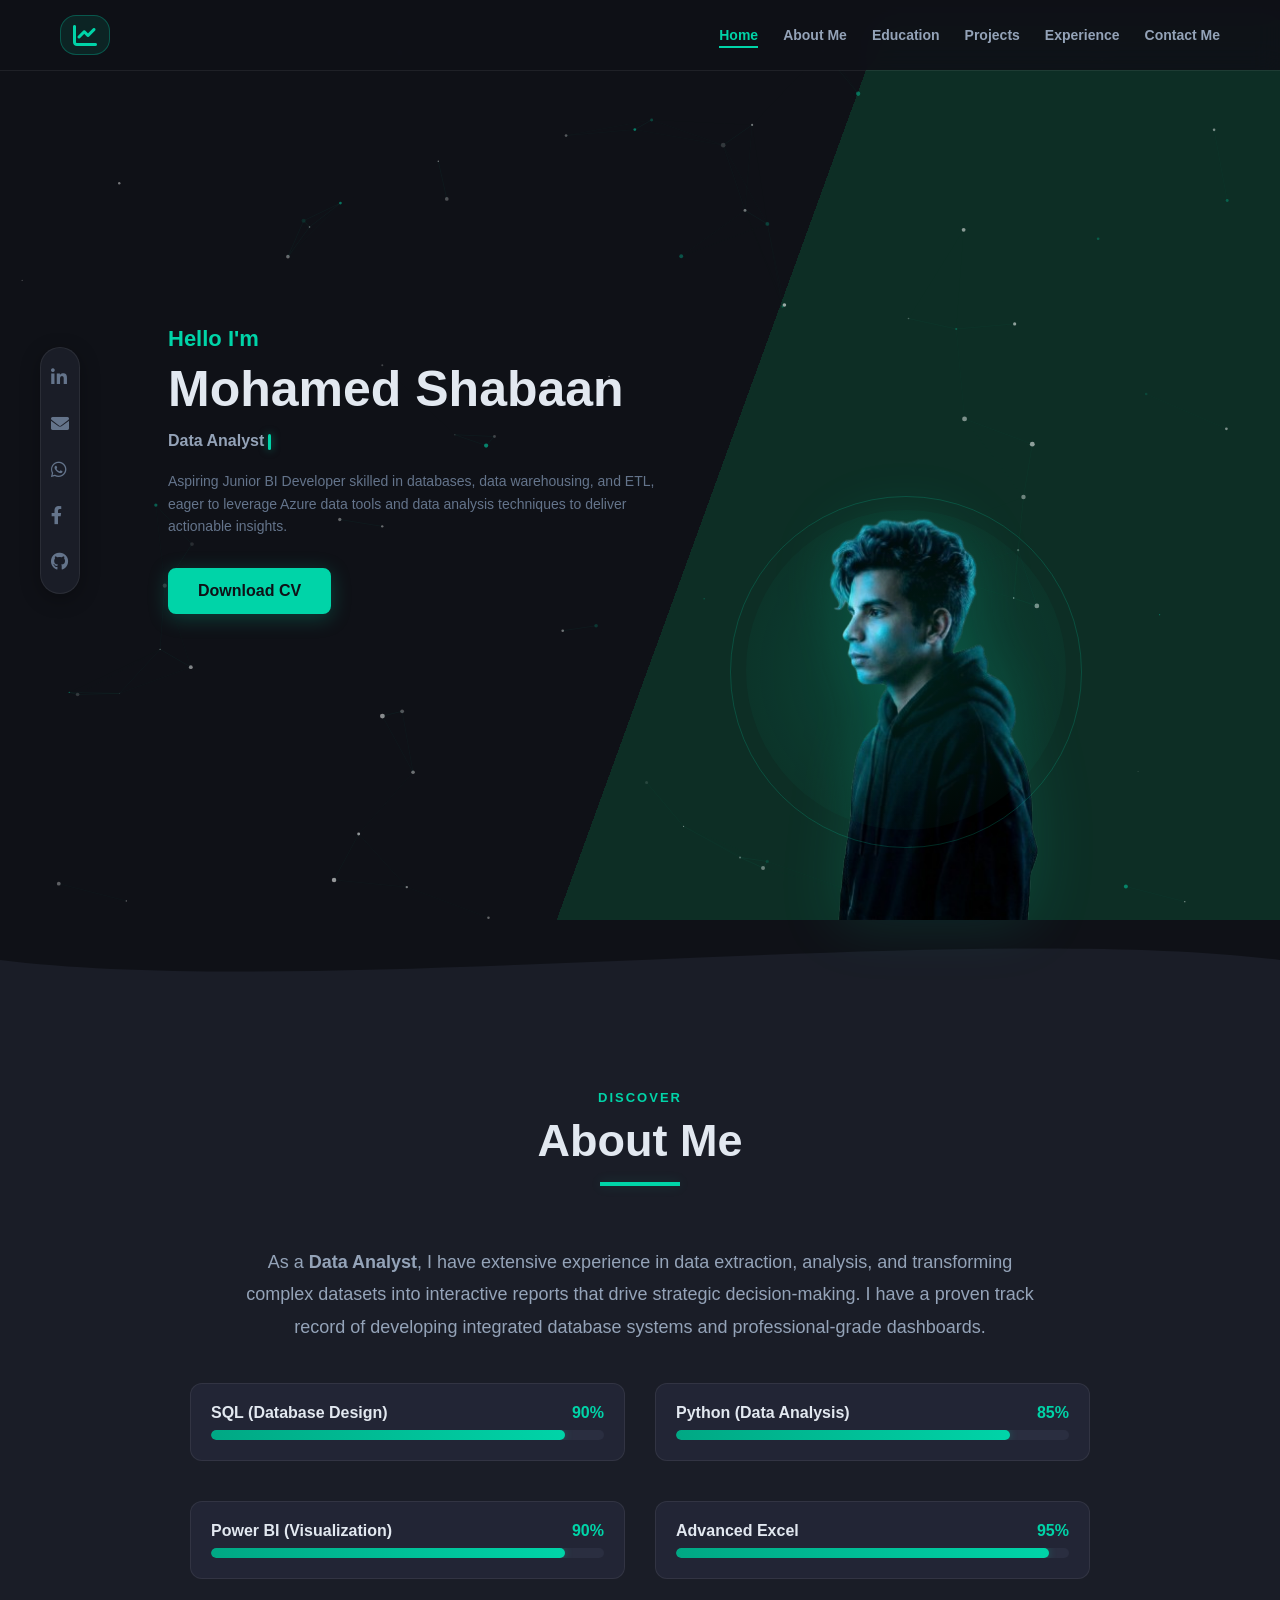
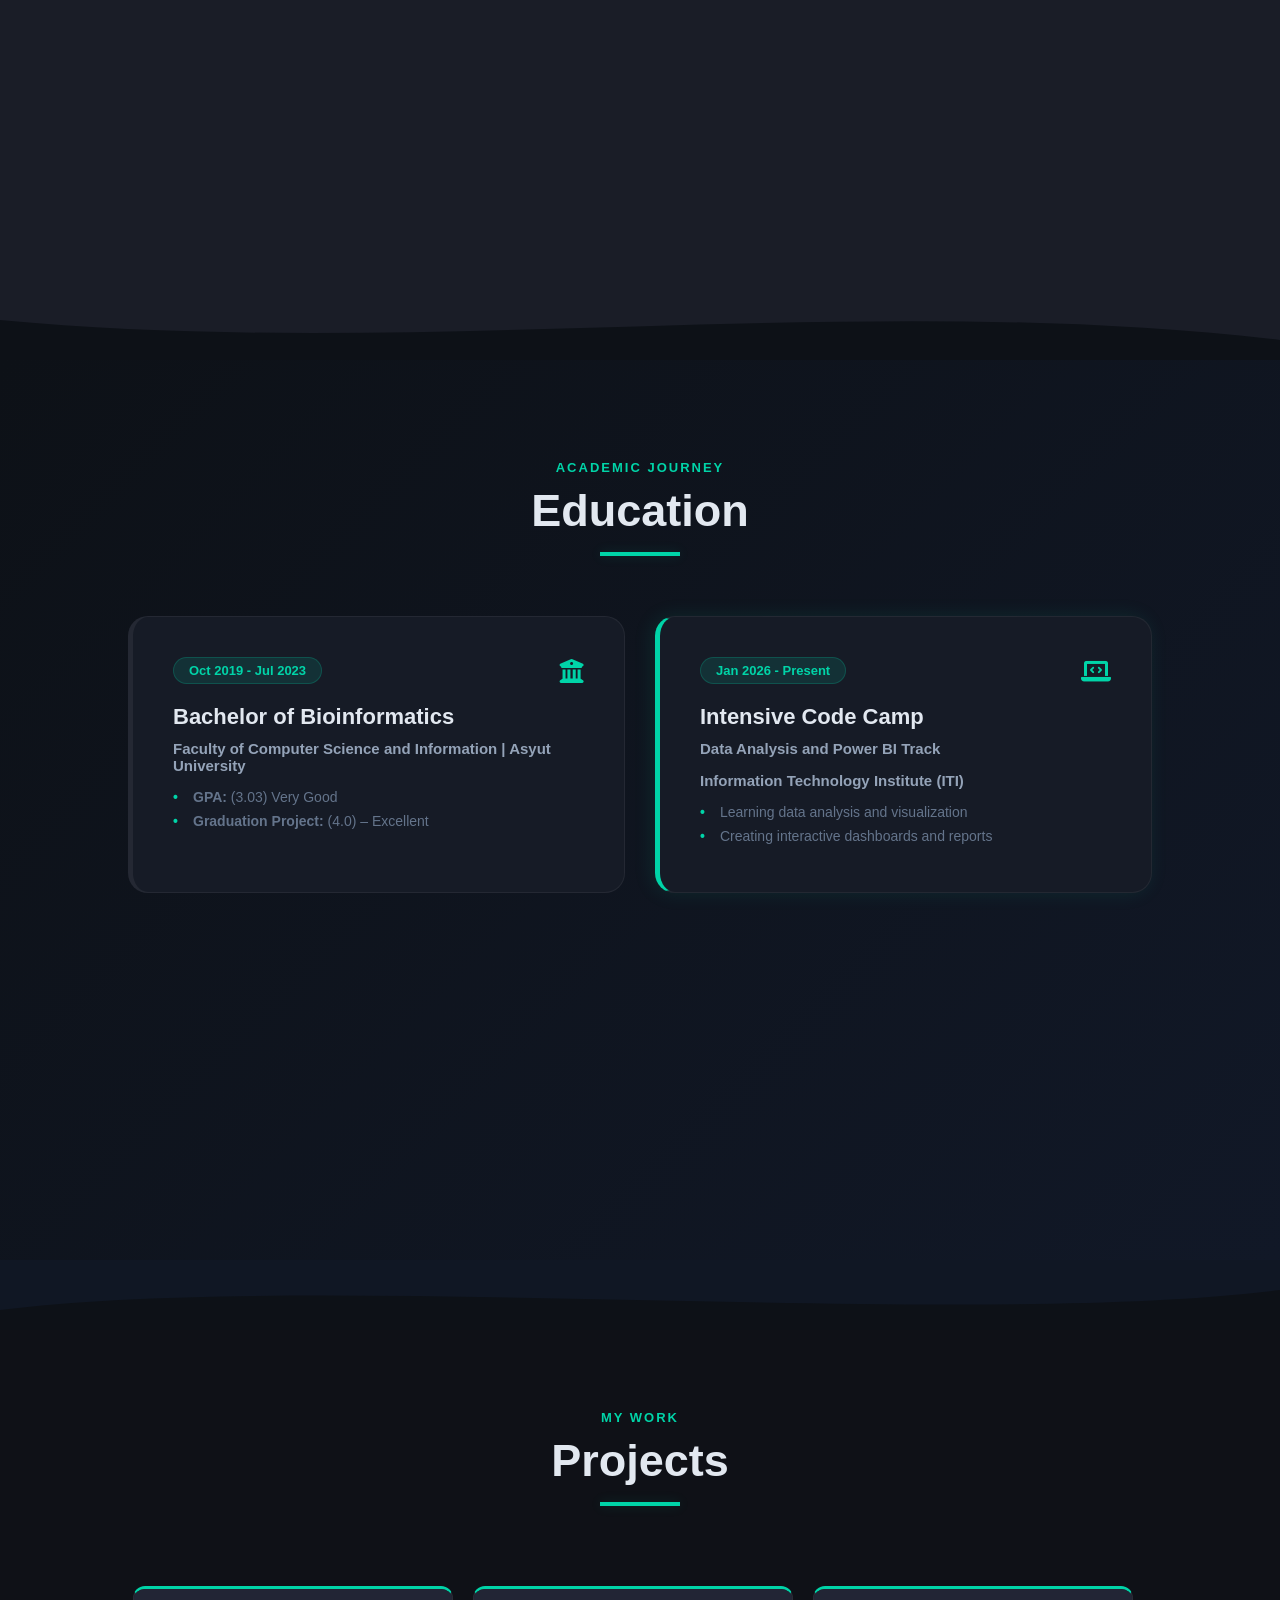
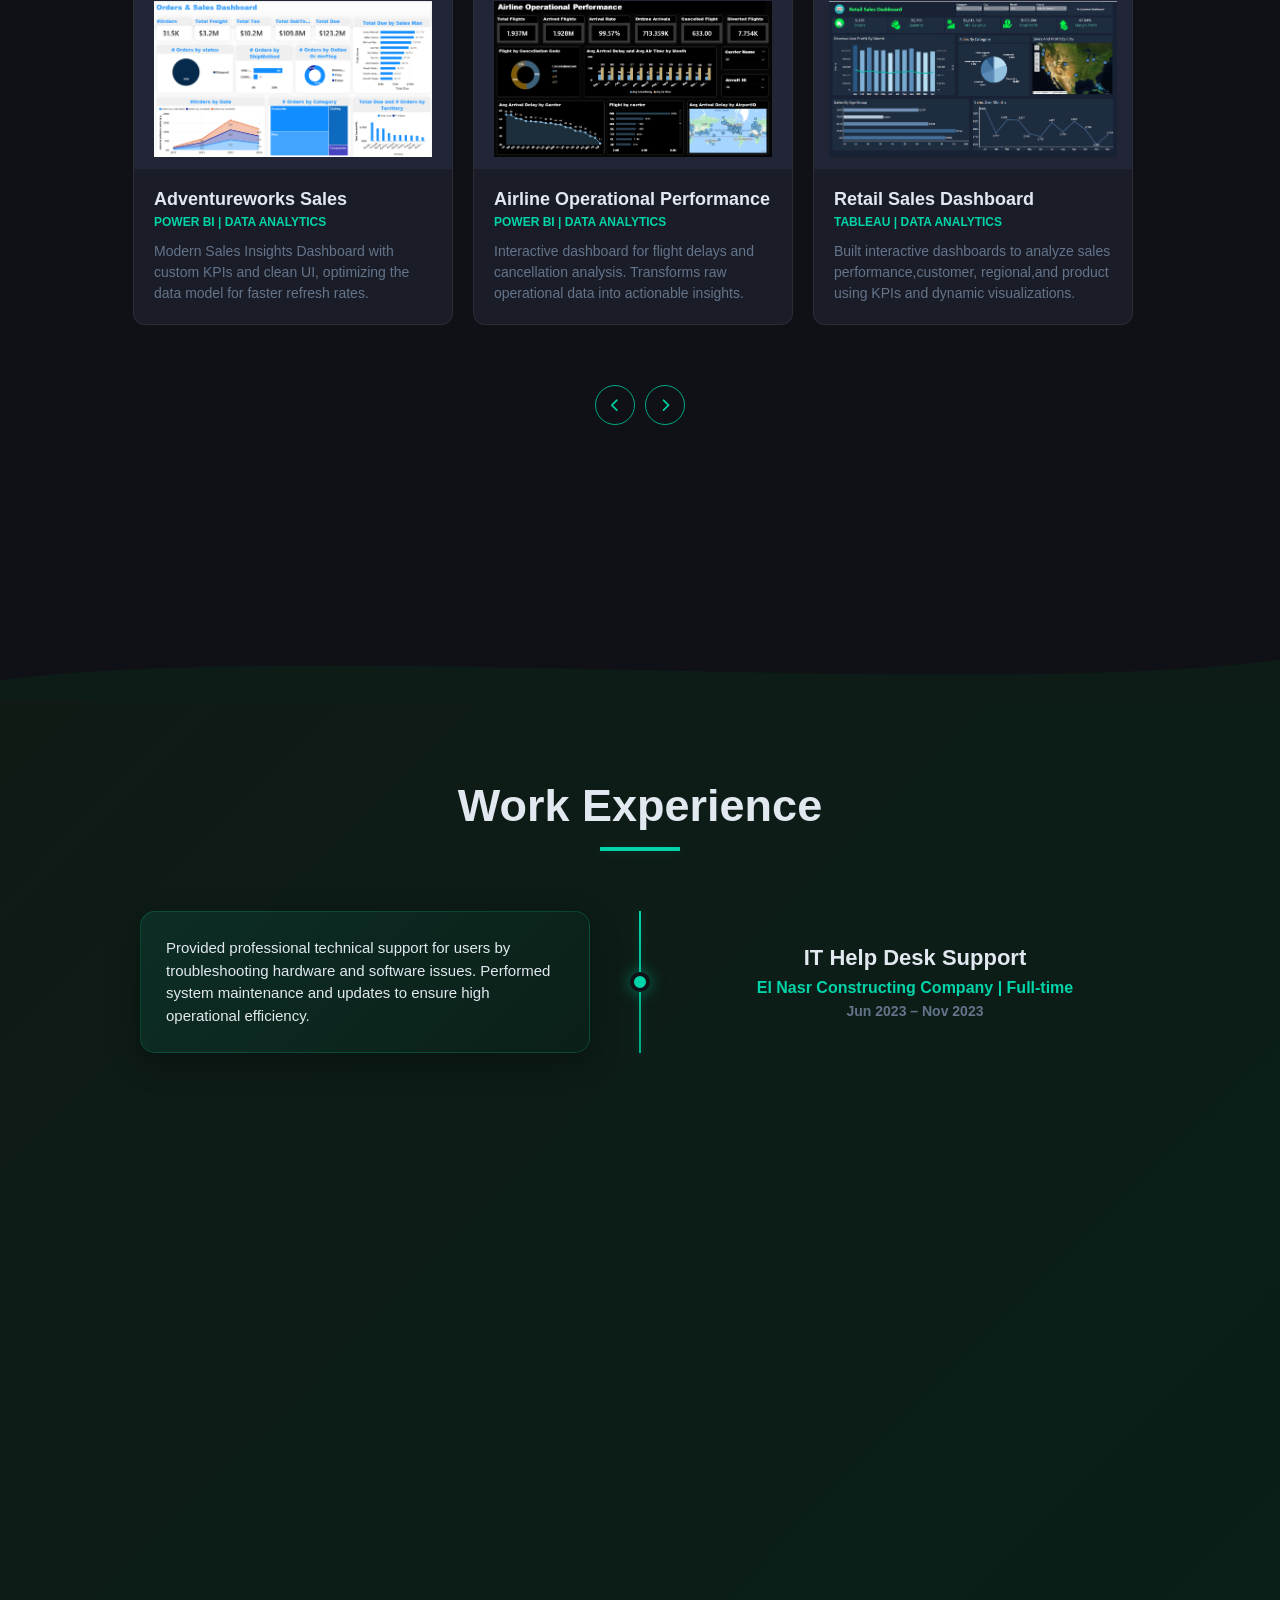
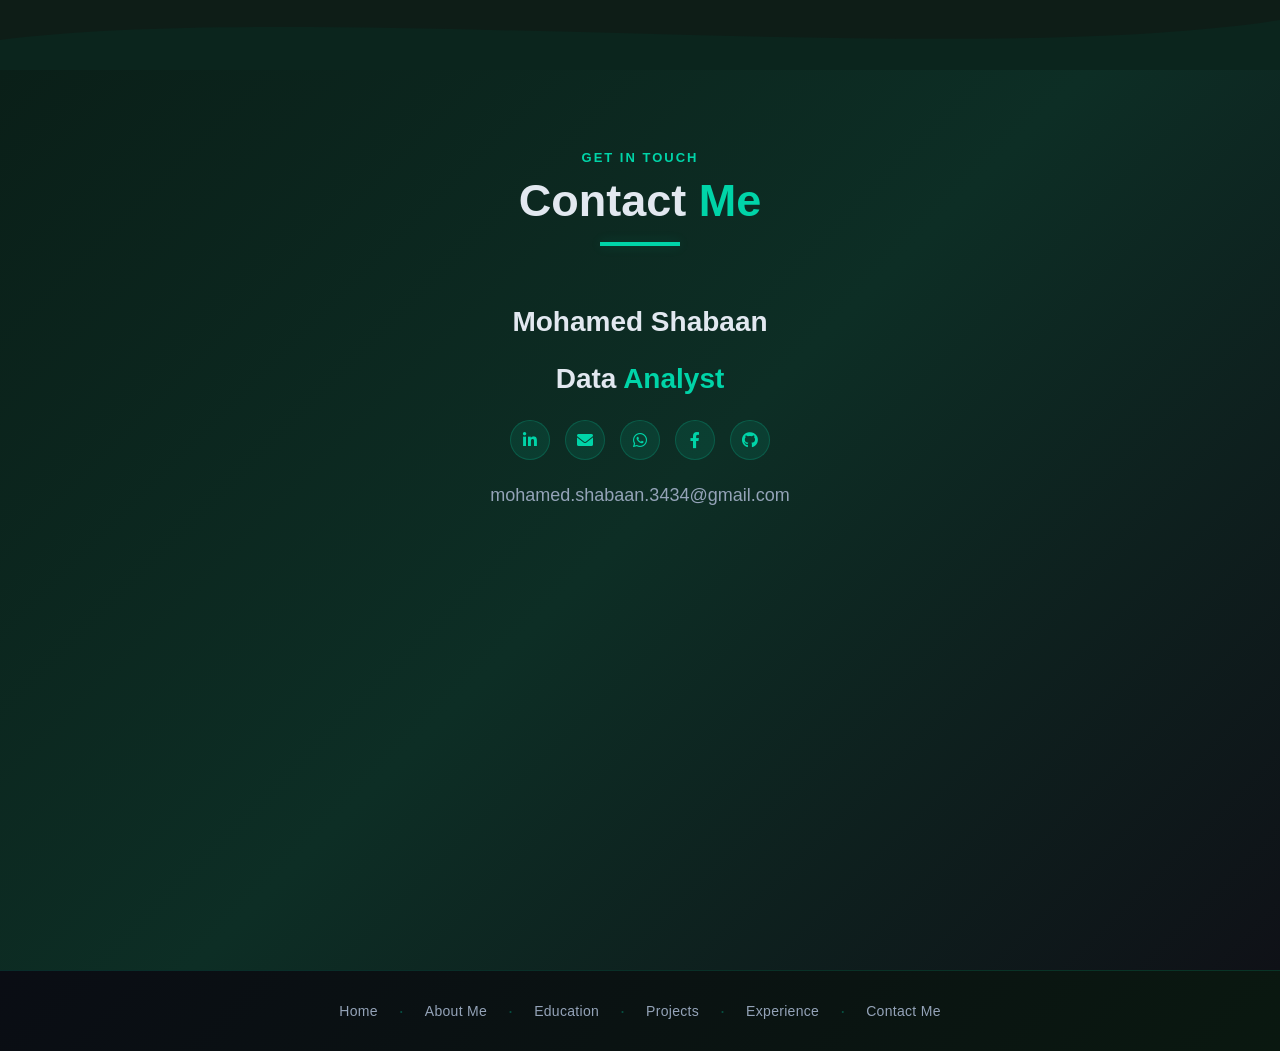
<file: index.html>
<!DOCTYPE html>
<html lang="en">
<head>
    <meta charset="UTF-8">
    <meta name="viewport" content="width=device-width, initial-scale=1.0">
    <title>Mohamed Shabaan | Portfolio</title>
    <link rel="stylesheet" href="hero.css">
    <link rel="stylesheet" href="style.css">
    <link rel="stylesheet" href="wave.css">
    <link rel="stylesheet" href="effect.css">
    <link href="https://unpkg.com/aos@2.3.1/dist/aos.css" rel="stylesheet">
    <link rel="stylesheet" href="https://cdnjs.cloudflare.com/ajax/libs/font-awesome/6.0.0/css/all.min.css">
</head>
<body>
<header class="main-header">
    <nav class="container">
        <div class="logo">
            <span class="job-tag"> <div class="hero-icon">
                <i class="fas fa-chart-line"></i>
            </div></span>
        </div>
        <ul class="nav-links">
            <li><a href="#home" class="nav-link active">Home</a></li>
            <li><a href="#about" class="nav-link">About Me</a></li>
            <li><a href="#education" class="nav-link">Education</a></li>
            <li><a href="#portfolio" class="nav-link">Projects</a></li>
            <li><a href="#experience" class="nav-link">Experience</a></li>
            <li><a href="#contact" class="nav-link">Contact Me</a></li>
        </ul>
    </nav>
</header>

<!-- ===== HERO ===== -->
<main class="hero" id="home">
    <div class="social-sidebar">
        <a href="https://www.linkedin.com/in/mohamed-shabaan-11221a3b8/?lipi=urn%3Ali%3Apage%3Ad_flagship3_profile_view_base_contact_details%3BFqhRUci6RZ6Cg0pej%2B3enQ%3D%3D" target="_blank"><i class="fab fa-linkedin-in"></i></a>
        <a href="mailto:mohamed.shabaan.3434@gmail.com"><i class="fas fa-envelope"></i></a>
        <a href="https://wa.me/201144045352" target="_blank"><i class="fab fa-whatsapp"></i></a>
        <a href="https://www.facebook.com/mohamed.shabaan.794" target="_blank"><i class="fab fa-facebook-f"></i></a>
        <a href="https://github.com/mohamedshabaanaa342-bot" target="_blank" class="btn-outline"><i class="fab fa-github"></i></a>
    </div>
    <div class="hero-container">
        <div class="hero-text">
            <!-- أيقونة فوق -->
           
            <h3 class="greeting">Hello I'm</h3>
            <h1>Mohamed Shabaan</h1>
            <p class="job-title">Data Analyst</p>
            <p class="description">
                Aspiring Junior BI Developer skilled in databases, data warehousing,
                and ETL, eager to leverage Azure data tools and data analysis techniques
                to deliver actionable insights.
            </p>
            <div class="cta-buttons">
                <a href="https://drive.google.com/file/d/1MhI7b8bZ22WQPyDDITQ7aCMO5FDecddF/view?usp=sharing"
                   target="_blank" class="btn btn-primary">
                    Download CV
                </a>
            </div>
        </div>
        <div class="hero-image">
            <img src="photo1.png" alt="Mohamed Shabaan">
        </div>
    </div>
</main>

<!-- WAVE: Hero → About -->
<div class="wave-divider to-surface">
  <svg viewBox="0 0 1440 70" preserveAspectRatio="none" xmlns="http://www.w3.org/2000/svg">
    <path d="M0,40 C360,80 1080,0 1440,40 L1440,70 L0,70 Z"/>
  </svg>
</div>

<!-- ===== ABOUT ===== -->
<section class="about-section" id="about">
    <div class="container">
        <div class="section-header">
            <span class="subtitle">Discover</span>
            <h2 class="big-title">About Me</h2>
            <div class="center-line"></div>
        </div>
        <div class="about-wrapper">
            <div class="about-text">
                <p class="summary-text">
                    As a <strong>Data Analyst</strong>, I have extensive experience in data extraction,
                    analysis, and transforming complex datasets into interactive reports that drive
                    strategic decision-making. I have a proven track record of developing integrated
                    database systems and professional-grade dashboards.
                </p>
            </div>
            <div class="skills-container">
                <div class="skill-card">
                    <div class="skill-info"><span>SQL (Database Design)</span><span>90%</span></div>
                    <div class="bar-bg"><div class="bar-fill" style="width: 90%;"></div></div>
                </div>
                <div class="skill-card">
                    <div class="skill-info"><span>Python (Data Analysis)</span><span>85%</span></div>
                    <div class="bar-bg"><div class="bar-fill" style="width: 85%;"></div></div>
                </div>
                <div class="skill-card">
                    <div class="skill-info"><span>Power BI (Visualization)</span><span>90%</span></div>
                    <div class="bar-bg"><div class="bar-fill" style="width: 90%;"></div></div>
                </div>
                <div class="skill-card">
                    <div class="skill-info"><span>Advanced Excel</span><span>95%</span></div>
                    <div class="bar-bg"><div class="bar-fill" style="width: 95%;"></div></div>
                </div>
            </div>
        </div>
    </div>
</section>

<!-- WAVE: About → Education -->
<div class="wave-divider to-education">
  <svg viewBox="0 0 1440 70" preserveAspectRatio="none" xmlns="http://www.w3.org/2000/svg">
    <path d="M0,30 C480,70 960,0 1440,50 L1440,70 L0,70 Z"/>
  </svg>
</div>

<!-- ===== EDUCATION ===== -->
<section class="education-section" id="education" data-aos="fade-right">
    <div class="container">
        <div class="section-header">
            <p class="subtitle">Academic Journey</p>
            <h2 class="big-title">Education</h2>
            <div class="center-line"></div>
        </div>
        <div class="education-grid">
            <div class="education-card">
                <div class="card-header">
                    <span class="date">Oct 2019 - Jul 2023</span>
                    <i class="fas fa-university"></i>
                </div>
                <h3>Bachelor of Bioinformatics</h3>
                <p class="institution">Faculty of Computer Science and Information | Asyut University</p>
                <ul class="edu-details">
                    <li><strong>GPA:</strong> (3.03) Very Good</li>
                    <li><strong>Graduation Project:</strong> (4.0) – Excellent</li>
                </ul>
            </div>
            <div class="education-card highlight-edu">
                <div class="card-header">
                    <span class="date">Jan 2026 - Present</span>
                    <i class="fas fa-laptop-code"></i>
                </div>
                <h3>Intensive Code Camp</h3>
                <p class="track">Data Analysis and Power BI Track</p>
                <p class="institution">Information Technology Institute (ITI)</p>
                <ul class="edu-details">
                    <li>Learning data analysis and visualization</li>
                    <li>Creating interactive dashboards and reports</li>
                </ul>
            </div>
        </div>
    </div>
</section>

<!-- WAVE: Education → Projects -->
<div class="wave-divider to-projects">
  <svg viewBox="0 0 1440 70" preserveAspectRatio="none" xmlns="http://www.w3.org/2000/svg">
    <path d="M0,50 C360,10 1080,70 1440,30 L1440,70 L0,70 Z"/>
  </svg>
</div>

<!-- ===== PROJECTS ===== -->
<section class="portfolio-section" id="portfolio">
    <div class="container">
        <div class="section-header">
            <div class="title-group">
                <span class="subtitle">My Work</span>
                <h2 class="big-title">Projects</h2>
                <div class="center-line"></div>
            </div>
        </div>
        <div class="project-slider" id="projectSlider">
            <a href="https://github.com/mohamedshabaanaa342-bot/sales-revenue-insights-dashboard-PowerBi.git" target="_blank" class="project-link-wrapper">
                <div class="project-card" data-aos="fade-up" data-aos-delay="5">
                    <div class="project-image"><img src="power.png" alt="Adventureworks Sales"></div>
                    <div class="project-info">
                        <h3>Adventureworks Sales</h3>
                        <p class="category">POWER BI | DATA ANALYTICS</p>
                        <p class="project-desc">Modern Sales Insights Dashboard with custom KPIs and clean UI, optimizing the data model for faster refresh rates.</p>
                    </div>
                </div>
            </a>
            <a href="https://github.com/mohamedshabaanaa342-bot/Airline-Operational-Performance.git" target="_blank" class="project-link-wrapper">
                <div class="project-card" data-aos="fade-up" data-aos-delay="5">
                    <div class="project-image"><img src="a.png" alt="Airline Dashboard"></div>
                    <div class="project-info">
                        <h3>Airline Operational Performance</h3>
                        <p class="category">POWER BI | DATA ANALYTICS</p>
                        <p class="project-desc">Interactive dashboard for flight delays and cancellation analysis. Transforms raw operational data into actionable insights.</p>
                    </div>
                </div>
            </a>
            <a href="https://github.com/mohamedshabaanaa342-bot/Retail-Sales-Tableau.git" target="_blank" class="project-link-wrapper">
    <div class="project-card" data-aos="fade-up" data-aos-delay="5">
        <div class="project-image">
            <img src="Tableau.png" alt="Retail Sales Dashboard">
        </div>

        <div class="project-info">
            <h3>Retail Sales Dashboard</h3>
            <p class="category">TABLEAU | DATA ANALYTICS</p>
            <p class="project-desc">
                Built interactive dashboards to analyze sales performance,customer, 
                regional,and product using KPIs and dynamic visualizations.
            </p>
        </div>
    </div>
</a>
            <a href="https://github.com/mohamedshabaanaa342-bot/Gaming_Academic_Performance.git" target="_blank" class="project-link-wrapper">
                <div class="project-card" data-aos="fade-up" data-aos-delay="5">
                    <div class="project-image">
                        <img src="excel2.png" alt="Gaming Academic Performance Dashboard">
                    </div>
                    <div class="project-info">
                        <h3>Gaming vs Academic Performance</h3>
                        <p class="category">MICROSOFT EXCEL | DATA ANALYTICS</p>
                        <p class="project-desc">
                            Excel dashboard analyzing how gaming habits impact student academic.
                        </p>
                    </div>
                </div>
            </a>
            <a href="https://github.com/mohamedshabaanaa342-bot/httsales-revenue-insights-dashboard-excel.git" target="_blank" class="project-link-wrapper">
                <div class="project-card" data-aos="fade-up" data-aos-delay="5">
                    <div class="project-image"><img src="excel.png" alt="Excel Sales"></div>
                    <div class="project-info">
                        <h3>Sales Revenue Insights</h3>
                        <p class="category">MICROSOFT EXCEL | DATA ANALYTICS</p>
                        <p class="project-desc">End-to-end sales analysis using Power Query for transformation and Pivot Tables for dynamic reporting.</p>
                    </div>
                </div>
            </a>
            <a href="https://github.com/mohamedshabaanaa342-bot/Movies-Data-Analysis.git" target="_blank" class="project-link-wrapper">
                <div class="project-card">
                    <div class="project-image"><img src="py.png" alt="Movies Analysis"></div>
                    <div class="project-info">
                        <h3>Movies Data Analysis</h3>
                        <p class="category">PYTHON | PANDAS & NUMPY</p>
                        <p class="project-desc">Analyzed movie datasets to extract trends using Python, including data cleaning and exploratory analysis.</p>
                    </div>
                </div>
            </a>
            <a href="https://github.com/mohamedshabaanaa342-bot/CRM_Database_and_Data_Analysis.git" target="_blank" class="project-link-wrapper">
                <div class="project-card">
                    <div class="project-image"><img src="crm.png" alt="CRM System"></div>
                    <div class="project-info">
                        <h3>CRM System</h3>
                        <p class="category">SQL | DATABASE DEVELOPMENT</p>
                        <p class="project-desc">Built a CRM database system to manage customer info, sales and Customer opinions processes with high data integrity.</p>
                    </div>
                </div>
            </a>
            <a href="https://github.com/mohamedshabaanaa342-bot/Trains_DB.git" target="_blank" class="project-link-wrapper">
                <div class="project-card">
                    <div class="project-image"><img src="train.png" alt="Train System"></div>
                    <div class="project-info">
                        <h3>Train System</h3>
                        <p class="category">SQL | DATABASE DEVELOPMENT</p>
                        <p class="project-desc">Comprehensive Train Reservation System that includes: train management, trips, employees, booking, seat management.</p>
                    </div>
                </div>
            </a>
        </div>
        <div class="slider-arrows">
            <button class="arrow-btn" id="prevBtn"><i class="fas fa-chevron-left"></i></button>
            <button class="arrow-btn" id="nextBtn"><i class="fas fa-chevron-right"></i></button>
        </div>
    </div>
</section>

<!-- WAVE: Projects → Experience -->
<div class="wave-divider to-experience">
  <svg viewBox="0 0 1440 70" preserveAspectRatio="none" xmlns="http://www.w3.org/2000/svg">
    <path d="M0,50 C360,10 1080,70 1440,30 L1440,70 L0,70 Z"/>
  </svg>
</div>

<!-- ===== EXPERIENCE ===== -->
<section class="experience-section" id="experience">
    <div class="container">
        <div class="section-header">
            <h2 class="big-title">Work Experience</h2>
            <div class="center-line"></div>
        </div>
        <div class="timeline-container">
            <div class="timeline-item">
                <div class="timeline-content">
                    <p>Provided professional technical support for users by troubleshooting
                    hardware and software issues. Performed system maintenance and updates
                    to ensure high operational efficiency.</p>
                </div>
                <div class="timeline-dot"></div>
                <div class="timeline-info">
                    <h3>IT Help Desk Support</h3>
                    <p class="company">El Nasr Constructing Company | Full-time</p>
                    <span class="date">Jun 2023 – Nov 2023</span>
                </div>
            </div>
        </div>
    </div>
</section>

<!-- WAVE: Experience → Contact -->
<div class="wave-divider to-contact">
  <svg viewBox="0 0 1440 70" preserveAspectRatio="none" xmlns="http://www.w3.org/2000/svg">
    <path d="M0,40 C360,0 1080,70 1440,20 L1440,70 L0,70 Z"/>
  </svg>
</div>

<!-- ===== CONTACT ===== -->
<section id="contact">
    <div>
        <div class="section-header">
            <span class="subtitle">Get In Touch</span>
            <h2 class="big-title">Contact <span style="color: var(--green);">Me</span></h2>
            <div class="center-line"></div>
        </div>
        <div class="footer-logo">
            <h2>Mohamed Shabaan</h2>
        </div>
        <div class="footer-logo">
            <h2>Data <span>Analyst</span></h2>
        </div>
        <div class="social-links">
            <a href="https://www.linkedin.com/in/mohamed-shabaan-11221a3b8/?lipi=urn%3Ali%3Apage%3Ad_flagship3_profile_view_base_contact_details%3BFqhRUci6RZ6Cg0pej%2B3enQ%3D%3D" target="_blank" class="social-icon"><i class="fab fa-linkedin-in"></i></a>
            <a href="mailto:mohamed.shabaan.3434@gmail.com" target="_blank" class="social-icon"><i class="fas fa-envelope"></i></a>
            <a href="https://wa.me/201144045352" class="social-icon" target="_blank"><i class="fab fa-whatsapp"></i></a>
            <a href="https://www.facebook.com/mohamed.shabaan.794" target="_blank" class="social-icon"><i class="fab fa-facebook-f"></i></a>
            <a href="https://github.com/mohamedshabaanaa342-bot" class="social-icon" target="_blank"><i class="fab fa-github"></i></a>
        </div>
        <div class="footer-email">
            <p>mohamed.shabaan.3434@gmail.com</p>
        </div>
    </div>
</section>
<script src="script.js"></script>
<script src="https://unpkg.com/aos@2.3.1/dist/aos.js"></script>
<script>
  AOS.init({
    duration: 1000,
    once: true,
    offset: 200
  });
</script>
</body>

<!-- ===== FOOTER ===== -->
<footer class="main-footer">
    <nav class="footer-nav">
        <ul>
            <li><a href="#home">Home</a></li>
            <li><a href="#about">About Me</a></li>
            <li><a href="#education">Education</a></li>
            <li><a href="#portfolio">Projects</a></li>
            <li><a href="#experience">Experience</a></li>
            <li><a href="#contact">Contact Me</a></li>
        </ul>
    </nav>
</footer>
</html>
</file>
<file: hero.css>
/* ============================================
   HERO IMAGE - PROFESSIONAL STYLING
   أضف الكود ده في آخر الـ CSS بتاعك
   ============================================ */

.hero-image {
    flex: 1;
    display: flex;
    justify-content: center;
    align-items: flex-end;
    height: 100vh;
    position: relative;
}

/* دايرة خضرا بتتنفس خلف الصورة */
.hero-image::before {
    content: '';
    position: absolute;
    bottom: 10%;
    left: 50%;
    transform: translateX(-50%);
    width: 320px;
    height: 320px;
    background: radial-gradient(circle, rgba(0, 212, 168, 0.15) 0%, rgba(0, 212, 168, 0.05) 60%, transparent 100%);
    border-radius: 50%;
    animation: breathe 4s ease-in-out infinite;
    z-index: 0;
}

/* حلقة دايرية */
.hero-image::after {
    content: '';
    position: absolute;
    bottom: 8%;
    left: 50%;
    transform: translateX(-50%);
    width: 350px;
    height: 350px;
    border: 1px solid rgba(0, 212, 168, 0.2);
    border-radius: 50%;
    animation: breathe 4s ease-in-out infinite reverse;
    z-index: 0;
}

.hero-image img {
    position: relative;
    z-index: 1;
    max-height: 88%;
    max-width: 100%;
    object-fit: contain;
    /* مزيل الخلفية السودا */
    mix-blend-mode: lighten;
    filter: 
        drop-shadow(0 0 30px rgba(0, 212, 168, 0.2))
        drop-shadow(0 0 60px rgba(0, 212, 168, 0.1))
        contrast(1.05)
        brightness(1.05);
    transition: 0.5s;
}

.hero-image img:hover {
    filter: 
        drop-shadow(0 0 40px rgba(0, 212, 168, 0.35))
        drop-shadow(0 0 80px rgba(0, 212, 168, 0.15))
        contrast(1.05)
        brightness(1.08);
    transform: translateY(-8px) scale(1.02);
}

@keyframes breathe {
    0%, 100% { transform: translateX(-50%) scale(1); opacity: 0.6; }
    50% { transform: translateX(-50%) scale(1.08); opacity: 1; }
}

/* موبايل */
@media (max-width: 768px) {
    .hero-image::before,
    .hero-image::after {
        width: 220px;
        height: 220px;
    }
    .hero-image {
        height: 400px;
    }
}
</file>
<file: style.css>
/* ============================================
   ROOT VARIABLES — DARK THEME
   ============================================ */
:root {
    --green: #00d4a8;
    --green-dim: #00a884;
    --green-glow: rgba(0, 212, 168, 0.15);
    --navy: #e2e8f0;
    --light-bg: #0f1117;
    --surface: #1a1d27;
    --surface-2: #222535;
    --surface-3: #2a2e40;
    --text-gray: #94a3b8;
    --text-primary: #e2e8f0;
    --text-muted: #64748b;
    --border: rgba(255, 255, 255, 0.07);
    --border-accent: rgba(0, 212, 168, 0.2);
}

/* ============================================
   RESET & BASE
   ============================================ */
* {
    margin: 0;
    padding: 0;
    box-sizing: border-box;
    font-family: 'Segoe UI', Tahoma, Geneva, Verdana, sans-serif;
}

html {
    scroll-behavior: smooth;
}

body {
    overflow-x: hidden;
    background-color: var(--light-bg);
    color: var(--text-primary);
}

/* ============================================
   HEADER
   ============================================ */
.main-header {
    position: fixed;
    top: 0;
    left: 0;
    width: 100%;
    z-index: 1000;
    background-color: rgba(15, 17, 23, 0.92);
    backdrop-filter: blur(12px);
    -webkit-backdrop-filter: blur(12px);
    box-shadow: 0 1px 0 var(--border);
    padding: 15px 0;
    transition: all 0.3s ease;
}

nav.container {
    display: flex;
    justify-content: space-between;
    align-items: center;
    max-width: 1200px;
    margin: 0 auto;
    padding: 0 20px;
}

.logo {
    font-size: 24px;
    font-weight: 800;
    color: var(--text-primary);
}
.logo span { color: var(--green); }

.nav-links {
    display: flex;
    list-style: none;
    gap: 25px;
}

.nav-link {
    text-decoration: none;
    color: var(--text-gray);
    font-size: 14px;
    font-weight: 600;
    transition: 0.3s;
    position: relative;
}

.nav-link:hover,
.nav-link.active {
    color: var(--green);
}

.nav-link.active::after {
    content: '';
    position: absolute;
    bottom: -5px;
    left: 0;
    width: 100%;
    height: 2px;
    background-color: var(--green);
}

body {
    padding-top: 20px;
}

/* ============================================
   SECTIONS (GENERAL)
   ============================================ */
section {
    display: block;
    width: 100%;
    padding: 80px 0;
    min-height: 100vh;
    scroll-margin-top: 10px;
}

section {
    scroll-margin-top: 0px;
}

/* ============================================
   SECTION HEADERS
   ============================================ */
.section-header {
    text-align: center;
    margin-bottom: 60px;
}

.subtitle {
    display: block;
    color: var(--green);
    font-weight: 600;
    font-size: 13px;
    letter-spacing: 2px;
    text-transform: uppercase;
    margin-bottom: 10px;
}

.big-title {
    font-size: 45px;
    color: var(--text-primary);
    font-weight: 800;
    margin-bottom: 15px;
}

.center-line {
    width: 80px;
    height: 4px;
    background-color: var(--green);
    margin: 0 auto;
    box-shadow: 0 0 12px var(--green-glow);
}

.left-line {
    width: 45px;
    height: 3px;
    background: var(--green);
    box-shadow: 0 0 8px var(--green-glow);
}

/* ============================================
   HERO SECTION
   ============================================ */
.hero {
    position: relative;
    height: 100vh;
    display: flex;
    align-items: center;
    background: linear-gradient(110deg, var(--light-bg) 55%, #0d2e25 55%);
}

.hero-full-bg {
    position: relative;
    height: 100vh;
    background-image: linear-gradient(rgba(0,0,0,0.8), rgba(0,0,0,0.8)),
                      url('WhatsApp Image 2026-05-02 at 2.49.04 AM (2).jpeg');
    background-size: cover;
    background-position: center;
    background-attachment: fixed;
    display: flex;
    align-items: center;
    justify-content: center;
}

.hero-container {
    display: flex;
    width: 100%;
    padding: 0 10%;
    align-items: center;
    justify-content: space-between;
}

.hero-text {
    flex: 1;
    max-width: 500px;
}

.greeting {
    color: var(--green);
    font-size: 22px;
    margin-bottom: 10px;
}

.hero-text h1 {
    font-size: 55px;
    color: var(--text-primary);
    margin-bottom: 15px;
    line-height: 1.1;
}

.job-title {
    font-weight: 600;
    color: var(--text-gray);
    margin-bottom: 20px;
}

.description {
    color: var(--text-muted);
    line-height: 1.6;
    margin-bottom: 30px;
    font-size: 14px;
}

/* Buttons */
.cta-buttons {
    display: flex;
    gap: 20px;
    margin-top: 30px;
    animation: fadeInUp 0.8s ease-out 0.4s forwards;
    opacity: 0;
}

.btn {
    padding: 12px 28px;
    border-radius: 8px;
    text-decoration: none;
    font-weight: 600;
    transition: all 0.3s cubic-bezier(0.4, 0, 0.2, 1);
    position: relative;
    overflow: hidden;
    display: inline-block;
    z-index: 1;
}

.btn-primary {
    background-color: var(--green);
    color: #0f1117;
    border: 2px solid var(--green);
    box-shadow: 0 4px 20px rgba(0, 212, 168, 0.25);
    animation: pulse 2s infinite;
}

.btn-secondary {
    background-color: transparent;
    color: var(--green);
    border: 2px solid var(--green-dim);
}

.btn::before {
    content: '';
    position: absolute;
    top: 50%;
    left: 50%;
    width: 0;
    height: 0;
    background: rgba(255, 255, 255, 0.07);
    border-radius: 50%;
    transform: translate(-50%, -50%);
    transition: width 0.6s, height 0.6s;
    z-index: -1;
}

.btn:hover {
    transform: translateY(-3px);
    box-shadow: 0 10px 25px rgba(0, 212, 168, 0.2);
}

.btn:hover::before {
    width: 300px;
    height: 300px;
}

.btn-primary:hover {
    background-color: #00b894;
    border-color: #00b894;
    color: #0f1117;
}

.btn-secondary:hover {
    background-color: var(--green);
    color: #0f1117;
}

/* Social Sidebar */
.social-sidebar {
    position: absolute;
    left: 40px;
    display: flex;
    flex-direction: column;
    gap: 25px;
    padding: 20px 10px;
    border: 1px solid var(--border);
    border-radius: 50px;
    background: var(--surface);
    box-shadow: 0 5px 20px rgba(0, 0, 0, 0.3);
}

.social-sidebar a {
    color: var(--text-muted);
    font-size: 18px;
    transition: 0.3s;
}

.social-sidebar a:hover {
    color: var(--green);
}

/* Hero Image */
.hero-image {
    flex: 1;
    display: flex;
    justify-content: center;
    align-items: flex-end;
    height: 100vh;
}

.hero-image img {
    max-height: 90%;
    max-width: 100%;
    object-fit: contain;
    filter: drop-shadow(0 0 30px rgba(0, 212, 168, 0.15));
}

/* ============================================
   ABOUT / SKILLS SECTION
   ============================================ */
.about-section {
    padding: 100px 10%;
    background-color: var(--surface);
}

.about-wrapper {
    display: flex;
    flex-direction: column;
    align-items: center;
    gap: 40px;
}

.summary-text {
    max-width: 800px;
    text-align: center;
    color: var(--text-gray);
    line-height: 1.8;
    font-size: 18px;
}

.skills-container {
    width: 100%;
    max-width: 900px;
    display: grid;
    grid-template-columns: 1fr 1fr;
    gap: 30px;
}

.skill-card {
    background: var(--surface-2);
    padding: 20px;
    border-radius: 12px;
    border: 1px solid var(--border);
    margin-bottom: 10px;
    transition: 0.3s;
}

.skill-card:hover {
    border-color: var(--border-accent);
    box-shadow: 0 0 20px var(--green-glow);
}

.skill-info {
    display: flex;
    justify-content: space-between;
    margin-bottom: 8px;
    font-weight: 600;
    color: var(--text-primary);
}

.bar-bg {
    width: 100%;
    height: 10px;
    background-color: var(--surface-3);
    border-radius: 10px;
    overflow: hidden;
}

.bar-fill {
    height: 100%;
    background: linear-gradient(90deg, var(--green-dim), var(--green));
    border-radius: 10px;
    box-shadow: 0 0 8px rgba(0, 212, 168, 0.3);
}

/* ============================================
   EDUCATION SECTION
   ============================================ */
.education-section {
    padding: 100px 10%;
    background-color: var(--light-bg);
}

.education-grid {
    display: grid;
    grid-template-columns: repeat(auto-fit, minmax(350px, 1fr));
    gap: 30px;
    margin-top: 50px;
}

.education-card {
    background: var(--surface);
    padding: 40px;
    border-radius: 20px;
    border: 1px solid var(--border);
    border-left: 5px solid #2a3a5c;
    transition: 0.3s;
}

.education-card.highlight-edu {
    border-left-color: var(--green);
    box-shadow: -3px 0 20px rgba(0, 212, 168, 0.1);
}

.education-card:hover {
    transform: translateY(-5px);
    border-color: var(--border-accent);
    box-shadow: 0 15px 40px rgba(0, 0, 0, 0.3);
}

.card-header {
    display: flex;
    justify-content: space-between;
    align-items: center;
    margin-bottom: 20px;
}

.card-header .date {
    background: rgba(0, 212, 168, 0.12);
    color: var(--green);
    padding: 5px 15px;
    border-radius: 50px;
    font-size: 13px;
    font-weight: 600;
    border: 1px solid var(--border-accent);
}

.card-header i {
    font-size: 24px;
    color: var(--green);
}

.education-card h3 {
    font-size: 22px;
    color: var(--text-primary);
    margin-bottom: 10px;
}

.institution,
.track {
    font-weight: 600;
    color: var(--text-gray);
    margin-bottom: 15px;
    font-size: 15px;
}

.edu-details {
    list-style: none;
    padding: 0;
}

.edu-details li {
    font-size: 14px;
    color: var(--text-muted);
    margin-bottom: 8px;
    position: relative;
    padding-left: 20px;
}

.edu-details li::before {
    content: "•";
    color: var(--green);
    font-weight: bold;
    position: absolute;
    left: 0;
}

/* ============================================
   PORTFOLIO SECTION
   ============================================ */
.portfolio-section {
    padding: 80px 10%;
    background: var(--light-bg);
}

#projects {
    background: linear-gradient(180deg, var(--light-bg) 0%, #0a1f18 100%);
}

.portfolio-header {
    display: flex;
    justify-content: space-between;
    align-items: flex-end;
    margin-bottom: 40px;
}

.title-group {
    width: 100%;
    justify-content: center;
    align-items: center;
    text-align: center;
}

.slider-arrows {
    display: flex;
    gap: 10px;
    justify-content: center;
}

.arrow-btn {
    width: 40px;
    height: 40px;
    border-radius: 50%;
    border: 1px solid var(--green-dim);
    background: transparent;
    color: var(--green);
    cursor: pointer;
    transition: 0.3s;
}

.arrow-btn:hover {
    background: var(--green);
    color: #0f1117;
    box-shadow: 0 0 15px var(--green-glow);
}

.project-link-wrapper {
    text-decoration: none;
    color: inherit;
    display: block;
}

.project-slider {
    display: flex;
    gap: 20px;
    overflow-x: auto;
    scroll-behavior: smooth;
    padding: 20px 5px 60px;
    scrollbar-width: none;
}

.project-slider::-webkit-scrollbar {
    display: none;
}

.project-card {
    min-width: 320px;
    max-width: 320px;
    background: var(--surface);
    border-radius: 12px;
    overflow: hidden;
    border: 1px solid var(--border);
    border-top: 3px solid var(--green);
    flex-shrink: 0;
    cursor: pointer;
    transition: all 0.4s cubic-bezier(0.175, 0.885, 0.32, 1.275);
}

.project-card:hover {
    transform: translateY(-12px) scale(1.02);
    box-shadow: 0 20px 40px rgba(0, 212, 168, 0.15);
    border-color: var(--border-accent);
}

.project-image {
    width: 100%;
    height: 180px;
    background: var(--surface-2);
    display: flex;
    align-items: center;
    justify-content: center;
    padding: 12px;
}

.project-image img {
    max-width: 100%;
    max-height: 100%;
    object-fit: contain;
    display: block;
    transition: 0.5s;
}

.project-card:hover img {
    transform: scale(1.1);
}

.project-info {
    padding: 20px;
}

.project-info h3 {
    font-size: 18px;
    color: var(--text-primary);
    font-weight: 700;
    margin-bottom: 5px;
}

.category {
    color: var(--green);
    font-weight: 700;
    font-size: 12px;
    text-transform: uppercase;
    margin-bottom: 12px;
}

.project-desc {
    font-size: 14px;
    color: var(--text-muted);
    line-height: 1.5;
}

/* ============================================
   EXPERIENCE SECTION
   ============================================ */
.experience-section {
    padding: 80px 10%;
    background-color: var(--surface);
    text-align: center;
}

#experience {
    background: linear-gradient(135deg, #0f1a15 0%, #0a1f18 100%);
}

.timeline-container {
    position: relative;
    max-width: 1000px;
    margin: 60px auto;
}

.timeline-container::after {
    content: '';
    position: absolute;
    width: 2px;
    background: linear-gradient(180deg, var(--green), #00a884);
    top: 0;
    bottom: 0;
    left: 50%;
    transform: translateX(-50%);
    box-shadow: 0 0 10px rgba(0, 212, 168, 0.3);
}

.timeline-item {
    display: flex;
    justify-content: space-between;
    align-items: center;
    width: 100%;
    margin-bottom: 50px;
    position: relative;
}

.timeline-content {
    width: 45%;
    padding: 25px;
    background: linear-gradient(135deg, #0d2e25, #0a1f18);
    color: var(--text-primary);
    border-radius: 15px;
    border: 1px solid var(--border-accent);
    box-shadow: 0 10px 30px rgba(0, 0, 0, 0.3);
    text-align: left;
    line-height: 1.5;
    font-size: 15px;
}

.timeline-dot {
    position: absolute;
    left: 50%;
    transform: translateX(-50%);
    width: 20px;
    height: 20px;
    background-color: var(--green);
    border: 4px solid var(--light-bg);
    border-radius: 50%;
    z-index: 2;
    box-shadow: 0 0 15px rgba(0, 212, 168, 0.5);
}

.timeline-info {
    width: 45%;
    text-align: center;
}

.timeline-info h3 {
    font-size: 22px;
    color: var(--text-primary);
    margin-bottom: 8px;
    font-weight: 700;
}

.timeline-info .company {
    color: var(--green);
    font-weight: 700;
    margin-bottom: 5px;
}

.timeline-info .date {
    font-size: 14px;
    color: var(--text-muted);
    font-weight: 600;
}

/* ============================================
   CONTACT SECTION
   ============================================ */
#contact {
    background: linear-gradient(135deg, #0a1f18 0%, #0d2e25 50%, #0f1117 100%);
}

#contact .big-title {
    color: var(--text-primary);
}

#contact .subtitle {
    color: var(--green);
}

#contact .center-line {
    background-color: var(--green);
    box-shadow: 0 0 12px var(--green-glow);
}

#contact .social-icon {
    background-color: rgba(0, 212, 168, 0.1);
    color: var(--green);
    border: 1px solid var(--border-accent);
}

#contact .social-icon:hover {
    background-color: var(--green);
    color: #0f1117;
    box-shadow: 0 0 15px var(--green-glow);
}

#contact .footer-email a {
    color: var(--text-primary);
}

/* ============================================
   FOOTER
   ============================================ */
.main-footer {
    padding: 10px 0px;
    background: linear-gradient(135deg, #0a0d14 0%, #0a1810 100%);
    text-align: center;
    width: 100%;
    border-top: 1px solid var(--border);
}

.footer-nav {
    display: flex;
    justify-content: center;
    align-items: center;
    height: auto;
}

.footer-logo h2 {
    font-size: 28px;
    color: var(--text-primary);
    font-weight: 800;
    margin-bottom: 25px;
}

.footer-logo h2 span {
    color: var(--green);
}

.social-links {
    display: flex;
    justify-content: center;
    gap: 15px;
    margin-bottom: 25px;
}

.social-icon {
    width: 40px;
    height: 40px;
    background-color: rgba(255, 255, 255, 0.05);
    color: var(--text-gray);
    border-radius: 50%;
    border: 1px solid var(--border);
    display: flex;
    align-items: center;
    justify-content: center;
    text-decoration: none;
    transition: 0.3s;
}

.social-icon:hover {
    background-color: var(--green);
    color: #0f1117;
    border-color: var(--green);
    box-shadow: 0 0 15px var(--green-glow);
}

.footer-email {
    margin-bottom: 30px;
    display: flex;
    justify-content: center;
    align-items: center;
}

.footer-email a {
    font-size: 32px;
    color: var(--text-primary);
    text-decoration: none;
    font-weight: 700;
    transition: 0.3s;
}

.footer-email a:hover {
    color: var(--green);
}

.footer-logo {
    display: flex;
    justify-content: center;
    align-items: center;
}

.footer-nav ul {
    list-style: none;
    padding: 0;
    margin: 0;
    display: flex;
    justify-content: center;
    align-items: center;
    gap: 30px;
}

.footer-nav ul li a {
    text-decoration: none;
    color: var(--text-muted);
    font-size: 15px;
    font-weight: 500;
    transition: 0.3s;
    position: relative;
    padding-bottom: 5px;
}

.footer-nav ul li a:hover {
    color: var(--green);
}

.footer-nav ul li a.active {
    color: var(--green);
    font-weight: 700;
}

.footer-nav ul li a.active::after {
    content: '';
    position: absolute;
    bottom: -5px;
    left: 0;
    width: 100%;
    height: 2px;
    background-color: var(--green);
}

/* ============================================
   ANIMATIONS
   ============================================ */
@keyframes fadeInUp {
    from {
        opacity: 0;
        transform: translateY(30px);
    }
    to {
        opacity: 1;
        transform: translateY(0);
    }
}

@keyframes slideInRight {
    from {
        opacity: 0;
        transform: translateX(50px);
    }
    to {
        opacity: 1;
        transform: translateX(0);
    }
}

@keyframes pulse {
    0% { transform: scale(1); box-shadow: 0 0 0 0 rgba(0, 212, 168, 0.4); }
    70% { transform: scale(1.05); box-shadow: 0 0 0 10px rgba(0, 212, 168, 0); }
    100% { transform: scale(1); box-shadow: 0 0 0 0 rgba(0, 212, 168, 0); }
}

.hero-text h1 {
    animation: fadeInUp 0.8s ease-out forwards;
}

.hero-text p {
    animation: fadeInUp 0.8s ease-out 0.2s forwards;
    opacity: 0;
}

.hero-image {
    animation: slideInRight 1s ease-out forwards;
}

.hero-text, .hero-image {
    opacity: 0;
    transform: translateY(20px);
    transition: all 0.8s ease-out;
}

.hero-text.reveal, .hero-image.reveal {
    opacity: 1;
    transform: translateY(0);
}

/* ============================================
   RESPONSIVE
   ============================================ */
@media (max-width: 1024px) {
    .hero {
        background: linear-gradient(110deg, var(--light-bg) 50%, #0d2e25 50%);
    }
    .hero-text h1 {
        font-size: 45px;
    }
}

@media (max-width: 768px) {
    header nav ul {
        display: none !important;
    }

    .hero {
        height: auto;
        padding-top: 100px;
        background: linear-gradient(to bottom, var(--light-bg) 55%, #0d2e25 45%);
        display: block;
    }

    .hero-container {
        flex-direction: column;
        text-align: center;
        padding: 0 5%;
    }

    .hero-text {
        max-width: 100%;
        margin-bottom: 50px;
    }

    .hero-text h1 {
        font-size: 38px;
    }

    .cta-buttons {
        justify-content: center;
        flex-wrap: wrap;
    }

    .social-sidebar {
        position: static;
        flex-direction: row;
        width: fit-content;
        margin: 20px auto;
    }

    .hero-image {
        height: 400px;
        align-items: center;
    }

    .hero-image img {
        width: 80%;
    }

    .big-title {
        font-size: 38px;
    }

    .skills-container {
        grid-template-columns: 1fr;
    }

    .education-grid {
        grid-template-columns: 1fr;
    }

    .portfolio-header {
        flex-direction: column;
        align-items: flex-start;
        gap: 20px;
    }

    .slider-arrows {
        width: 100%;
        justify-content: space-between;
    }

    #nextBtn, #prevBtn, .slider-arrows {
        display: none !important;
    }

    .project-slider,
    #projectSlider {
        display: flex;
        overflow-x: auto;
        scroll-snap-type: x mandatory;
        gap: 15px;
        padding: 20px 5% 40px;
        scroll-behavior: smooth;
        scrollbar-width: none;
        -webkit-overflow-scrolling: touch;
    }

    .project-slider::-webkit-scrollbar,
    #projectSlider::-webkit-scrollbar {
        display: none;
    }

    .project-card {
        min-width: 85vw;
        max-width: 85vw;
        scroll-snap-align: center;
        flex-shrink: 0;
    }

    .project-image {
        height: 160px;
    }

    .timeline-container::after {
        left: 20px;
    }

    .timeline-item {
        flex-direction: column;
        align-items: flex-start;
        padding-left: 50px;
    }

    .timeline-content,
    .timeline-info {
        width: 100%;
        margin-bottom: 25px;
    }

    .timeline-dot {
        left: 20px;
        top: 15px;
    }

    .timeline-info {
        text-align: left;
    }

    .footer-nav ul {
        display: flex !important;
        flex-direction: column !important;
        align-items: center;
        gap: 15px;
        padding: 0;
        list-style: none;
    }

    .footer-nav ul li a {
        font-size: 16px;
        display: block;
        padding: 5px 0;
    }
}
@media (max-width: 768px) {
    #education,
    #portfolio,
    #experience,
    #contact {
        min-height: unset;
        height: auto;
        padding: 50px 0;
    }
}
@media (max-width: 576px) {
    .big-title {
        font-size: 26px;
    }
}

@media (max-width: 480px) {
    .hero-text h1 {
        font-size: 32px;
    }

    .cta-buttons {
        flex-direction: column;
        gap: 15px;
        width: 100%;
    }

    .btn {
        width: 100%;
        text-align: center;
    }
}
.education-section,
#education {
    background: linear-gradient(135deg, #0d1117 0%, #111827 100%);
}
 
.education-card {
    background: #161b26;
    border-color: rgba(255, 255, 255, 0.06);
}
 
.education-card:hover {
    border-color: rgba(0, 212, 168, 0.25);
    box-shadow: 0 15px 40px rgba(0, 0, 0, 0.4);
}

.social-sidebar {
    position: absolute;
    left: 40px;
    z-index: 100 !important;
}
.hero-icon {
    width: 50px;
    height: 40px;
    background: rgba(0, 212, 168, 0.1);
    border: 1px solid rgba(0, 212, 168, 0.3);
    border-radius: 16px;
    display: flex;
    align-items: center;
    justify-content: center;
    margin-bottom: 0px;
    animation: float 2s ease-in-out infinite;
}

.hero-icon i {
    font-size: 24px;
    color: var(--green);
}

@keyframes float {
    0%, 100% { transform: translateY(0px); }
    50% { transform: translateY(-8px); }
}

.hero-text h1 {
    white-space: nowrap;
    font-size: 50px;
}

@media (max-width: 768px) {
    .hero-text h1 {
        white-space: normal;
        font-size: 38px;
    }
    .social-sidebar {
    position: absolute;
    left: 0px;
    z-index: 0 ;
}
}
</file>
<file: wave.css>
.wave-divider {
    position: relative;
    width: 100%;
    overflow: hidden;
    line-height: 0;
    margin: 0;
    padding: 0;
}
 
.wave-divider svg {
    display: block;
    width: 100%;
    height: 70px;
}
 
/* Hero (#0f1117) → About (#1a1d27) */
.wave-divider.to-surface {
    background-color: #0f1117;
}
.wave-divider.to-surface svg path {
    fill: #1a1d27;
}
 
/* About (#1a1d27) → Education (#0d1117) */
.wave-divider.to-education {
    background-color: #1a1d27;
}
.wave-divider.to-education svg path {
    fill: #0d1117;
}
 
/* Education (#0d1117) → Projects (#0d1117) */
.wave-divider.to-projects {
    background-color: #101724;
}
.wave-divider.to-projects svg path {
    fill: #0d1117;
}
 
/* Projects (#0d1117) → Experience (#0a1f18) */
.wave-divider.to-experience {
    background-color: #0f1117;
}
.wave-divider.to-experience svg path {
    fill: #0d1c16;
}
 
/* Experience (#0a1f18) → Contact (#0a1f18) */
.wave-divider.to-contact {
    background-color: #0e1d17;
}
.wave-divider.to-contact svg path {
    fill: #0b251d;
}
</file>
<file: effect.css>
/* ============================================
   SCROLL PROGRESS BAR
   ============================================ */
#progress-bar {
    position: fixed;
    top: 0;
    left: 0;
    height: 3px;
    width: 0%;
    background: linear-gradient(90deg, #00a884, #00d4a8, #00a884);
    background-size: 200% 100%;
    z-index: 9999;
    transition: width 0.1s linear;
    animation: shimmer 2s infinite linear;
    box-shadow: 0 0 10px rgba(0, 212, 168, 0.6);
}

@keyframes shimmer {
    0% { background-position: 200% 0; }
    100% { background-position: -200% 0; }
}

/* ============================================
   TYPING CURSOR
   ============================================ */
.typing-text {
    display: inline;
}

.typing-cursor {
    display: inline-block;
    width: 3px;
    height: 1em;
    background-color: #00d4a8;
    margin-left: 4px;
    vertical-align: middle;
    animation: blink 0.8s step-end infinite;
    box-shadow: 0 0 8px rgba(0, 212, 168, 0.6);
    border-radius: 2px;
}

@keyframes blink {
    0%, 100% { opacity: 1; }
    50% { opacity: 0; }
}
/* ============================================
   1. GLITCH EFFECT على الاسم
   ============================================ */
.hero-text h1 {
    position: relative;
}

.hero-text h1:hover {
    animation: glitch 0.4s ease infinite;
}

.hero-text h1::before,
.hero-text h1::after {
    content: attr(data-text);
    position: absolute;
    top: 0;
    left: 0;
    width: 100%;
    height: 100%;
    opacity: 0;
}

.hero-text h1:hover::before {
    color: #00d4a8;
    animation: glitch-top 0.4s ease infinite;
    clip-path: polygon(0 0, 100% 0, 100% 40%, 0 40%);
    opacity: 1;
}

.hero-text h1:hover::after {
    color: #ff4d6d;
    animation: glitch-bottom 0.4s ease infinite;
    clip-path: polygon(0 60%, 100% 60%, 100% 100%, 0 100%);
    opacity: 1;
}

@keyframes glitch {
    0%, 100% { transform: translate(0); }
    20% { transform: translate(-2px, 1px); }
    40% { transform: translate(2px, -1px); }
    60% { transform: translate(-1px, 2px); }
    80% { transform: translate(1px, -2px); }
}

@keyframes glitch-top {
    0%, 100% { transform: translate(0); }
    25% { transform: translate(-3px, 0); }
    75% { transform: translate(3px, 0); }
}

@keyframes glitch-bottom {
    0%, 100% { transform: translate(0); }
    25% { transform: translate(3px, 0); }
    75% { transform: translate(-3px, 0); }
}

/* ============================================
   2. COUNTER NUMBERS في About
   ============================================ */
.skill-info span:last-child {
    transition: all 0.3s;
    color: var(--green);
    font-weight: 700;
}

/* ============================================
   3. CARD FLIP في Projects
   ============================================ */
.project-link-wrapper {
    perspective: 1000px;
}

.project-card {
    transform-style: preserve-3d;
    transition: transform 0.6s cubic-bezier(0.175, 0.885, 0.32, 1.275),
                box-shadow 0.3s ease;
}

.project-card-inner {
    position: relative;
    width: 100%;
    height: 100%;
    transform-style: preserve-3d;
}

.project-card:hover {
    transform: translateY(-12px) rotateY(3deg) rotateX(2deg);
    box-shadow: -8px 20px 40px rgba(0, 212, 168, 0.2);
}

/* نيون على الـ social icons */
.social-icon:hover,
.social-sidebar a:hover {
    text-shadow: 0 0 10px rgba(0, 212, 168, 0.8);
    filter: drop-shadow(0 0 5px rgba(0, 212, 168, 0.5));
}

/* نيون على الـ education card highlight */
.education-card.highlight-edu {
    animation: neon-card 3s ease-in-out infinite alternate;
}
/* ============================================
   EXPERIENCE EFFECTS
   ============================================ */

/* تأثير على الـ timeline content لما يظهر */
.timeline-content {
    position: relative;
    overflow: hidden;
    transition: all 0.4s ease;
}

.timeline-content::before {
    content: '';
    position: absolute;
    top: 0;
    left: -100%;
    width: 100%;
    height: 2px;
    background: linear-gradient(90deg, transparent, #00d4a8, transparent);
    animation: scan-line 3s ease-in-out infinite;
}

@keyframes scan-line {
    0% { left: -100%; }
    100% { left: 100%; }
}

.timeline-content:hover {
    transform: translateX(-8px);
    border-color: rgba(0, 212, 168, 0.4);
    box-shadow: 0 15px 40px rgba(0, 0, 0, 0.4),
                inset 0 0 30px rgba(0, 212, 168, 0.05);
}

/* تأثير على الـ timeline info */
.timeline-info {
    transition: all 0.4s ease;
}

.timeline-info:hover {
    transform: translateX(8px);
}

.timeline-info h3 {
    position: relative;
    display: inline-block;
}

.timeline-info h3::after {
    content: '';
    position: absolute;
    bottom: -4px;
    left: 0;
    width: 0%;
    height: 2px;
    background: var(--green);
    transition: width 0.4s ease;
    box-shadow: 0 0 8px rgba(0, 212, 168, 0.5);
}

.timeline-item:hover .timeline-info h3::after {
    width: 100%;
}

/* تأثير على الـ dot */
.timeline-dot {
    transition: all 0.3s ease;
}

.timeline-item:hover .timeline-dot {
    transform: translateX(-50%) scale(1.4);
    box-shadow: 0 0 20px rgba(0, 212, 168, 0.8),
                0 0 40px rgba(0, 212, 168, 0.4);
}

/* ============================================
   CONTACT EFFECTS
   ============================================ */

/* تأثير على الـ social icons */
.social-icon {
    position: relative;
    overflow: hidden;
    transition: all 0.4s cubic-bezier(0.175, 0.885, 0.32, 1.275);
}

.social-icon::before {
    content: '';
    position: absolute;
    top: 50%;
    left: 50%;
    width: 0;
    height: 0;
    background: radial-gradient(circle, rgba(0, 212, 168, 0.3), transparent);
    transform: translate(-50%, -50%);
    transition: width 0.4s ease, height 0.4s ease;
    border-radius: 50%;
}

.social-icon:hover::before {
    width: 80px;
    height: 80px;
}

.social-icon:hover {
    transform: translateY(-5px) rotate(8deg);
    box-shadow: 0 10px 25px rgba(0, 212, 168, 0.3);
}

/* تأثير على الاسم في Contact */
#contact .footer-logo h2 {
    position: relative;
    display: inline-block;
    transition: all 0.3s ease;
}

#contact .footer-logo h2:hover {
    text-shadow:
        0 0 10px rgba(0, 212, 168, 0.4),
        0 0 20px rgba(0, 212, 168, 0.2);
    letter-spacing: 2px;
}

/* تأثير على الإيميل */
.footer-email p {
    position: relative;
    display: inline-block;
    color: var(--text-gray);
    font-size: 18px;
    transition: all 0.3s ease;
    cursor: pointer;
}

.footer-email p::after {
    content: '';
    position: absolute;
    bottom: -4px;
    left: 50%;
    transform: translateX(-50%);
    width: 0%;
    height: 2px;
    background: var(--green);
    transition: width 0.4s ease;
    box-shadow: 0 0 8px rgba(0, 212, 168, 0.5);
}

.footer-email p:hover {
    color: var(--green);
    text-shadow: 0 0 10px rgba(0, 212, 168, 0.3);
}

.footer-email p:hover::after {
    width: 100%;
}

/* floating animation على الـ social icons بالتناوب */
.social-links .social-icon:nth-child(1) { animation: float-icon 3s ease-in-out infinite 0.0s; }
.social-links .social-icon:nth-child(2) { animation: float-icon 3s ease-in-out infinite 0.2s; }
.social-links .social-icon:nth-child(3) { animation: float-icon 3s ease-in-out infinite 0.4s; }
.social-links .social-icon:nth-child(4) { animation: float-icon 3s ease-in-out infinite 0.6s; }
.social-links .social-icon:nth-child(5) { animation: float-icon 3s ease-in-out infinite 0.8s; }

@keyframes float-icon {
    0%, 100% { transform: translateY(0px); }
    50% { transform: translateY(-6px); }
}

/* تأثير entrance على الـ contact section */
#contact .section-header .big-title {
    position: relative;
}

#contact .section-header .big-title::before {
    content: '';
    position: absolute;
    left: -20px;
    top: 50%;
    transform: translateY(-50%);
    width: 4px;
    height: 0%;
    background: var(--green);
    transition: height 0.5s ease;
    border-radius: 2px;
    box-shadow: 0 0 10px rgba(0, 212, 168, 0.5);
}
/* ============================================
   FOOTER NAV - FULL UPGRADE
   أضف في آخر الـ CSS بتاعك
   ============================================ */

.main-footer {
    background: linear-gradient(135deg, #0a0d14 0%, #0a1810 100%);
    border-top: 1px solid rgba(0, 212, 168, 0.15);
    padding: 25px 0;
}

.footer-nav ul {
    display: flex;
    justify-content: center;
    align-items: center;
    gap: 8px;
    flex-wrap: wrap;
    list-style: none;
    padding: 0;
    margin: 0;
}

/* الـ separator بين الـ links */
.footer-nav ul li:not(:last-child)::after {
    content: '·';
    color: rgba(0, 212, 168, 0.3);
    margin-left: 8px;
    font-size: 18px;
}

.footer-nav ul li {
    display: flex;
    align-items: center;
}

.footer-nav ul li a {
    text-decoration: none;
    color: #94a3b8;
    font-size: 14px;
    font-weight: 500;
    padding: 6px 12px;
    border-radius: 20px;
    border: 1px solid transparent;
    transition: all 0.3s cubic-bezier(0.4, 0, 0.2, 1);
    position: relative;
    letter-spacing: 0.3px;
}

/* تأثير underline بيكبر من المنتصف */
.footer-nav ul li a::after {
    content: '';
    position: absolute;
    bottom: 2px;
    left: 50%;
    transform: translateX(-50%);
    width: 0%;
    height: 1.5px;
    background: #00d4a8;
    border-radius: 2px;
    transition: width 0.3s ease;
    box-shadow: 0 0 6px rgba(0, 212, 168, 0.5);
}

.footer-nav ul li a:hover {
    color: #00d4a8;
    background: rgba(0, 212, 168, 0.06);
    border-color: rgba(0, 212, 168, 0.15);
    text-shadow: 0 0 8px rgba(0, 212, 168, 0.3);
    transform: translateY(-2px);
}

.footer-nav ul li a:hover::after {
    width: 60%;
}

/* Active state */
.footer-nav ul li a.active {
    color: #00d4a8;
    background: rgba(0, 212, 168, 0.08);
    border-color: rgba(0, 212, 168, 0.2);
    font-weight: 600;
}

.footer-nav ul li a.active::after {
    width: 60%;
}

/* copyright صغير تحت */
.footer-copy {
    text-align: center;
    margin-top: 15px;
    font-size: 12px;
    color: rgba(100, 116, 139, 0.6);
    letter-spacing: 0.5px;
}

.footer-copy span {
    color: rgba(0, 212, 168, 0.5);
}
</file>
